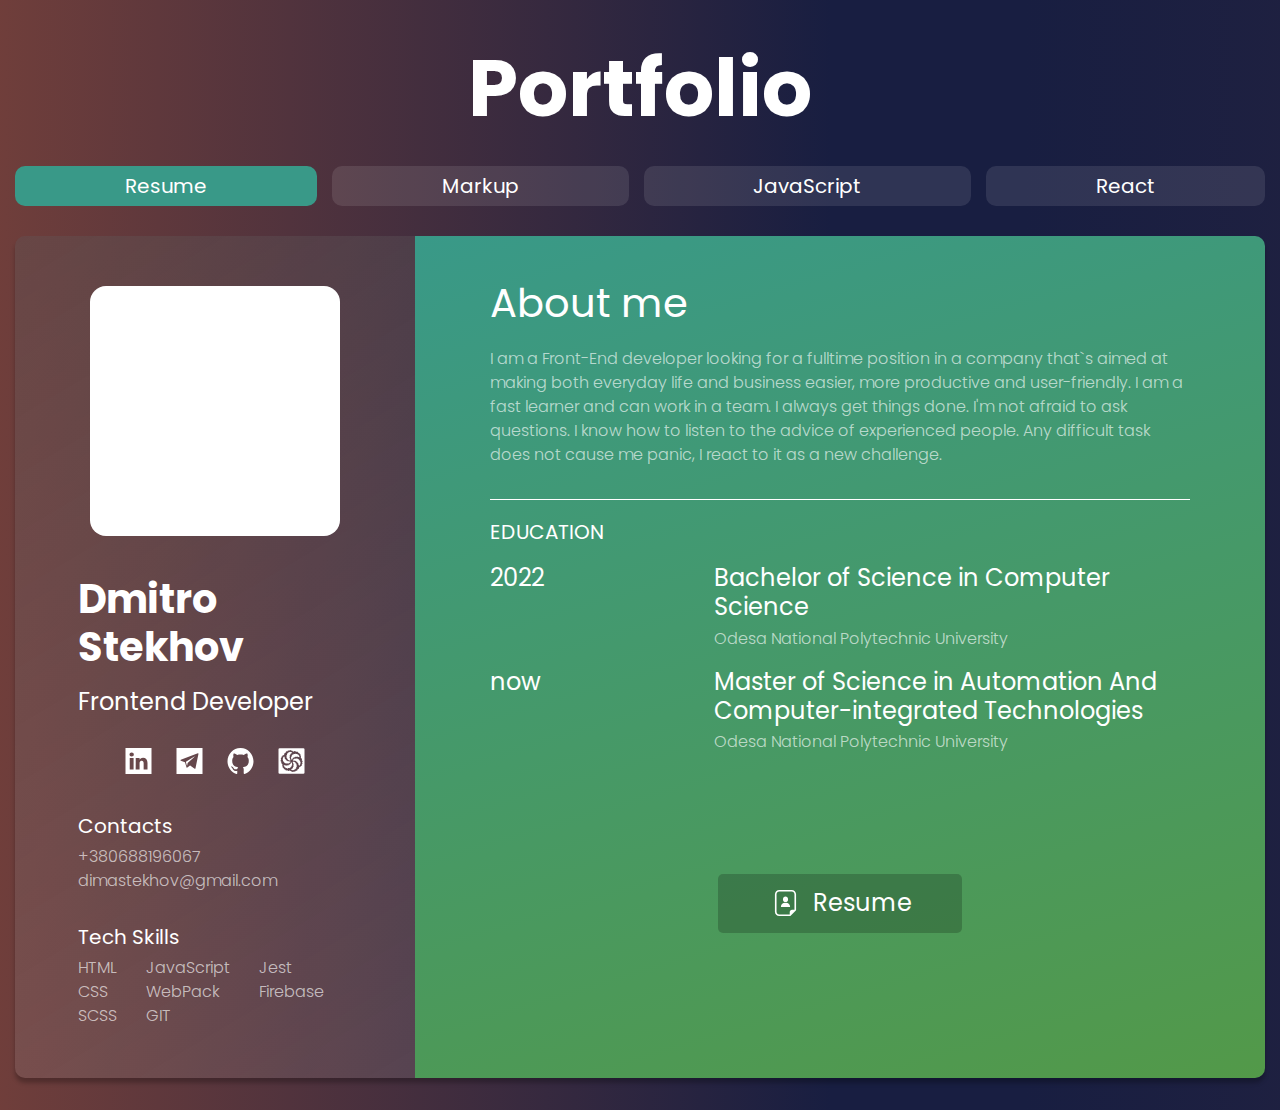
<file: index.html>
<!DOCTYPE html>
<html lang="en">

<head>
	<meta charset="UTF-8">
	<meta http-equiv="X-UA-Compatible" content="IE=edge">
	<meta name="viewport" content="width=device-width, initial-scale=1.0">
	<title>Portfolio</title>
	<link rel="stylesheet" href="css/style.css">
	<script defer src="js/global.js"></script>
	<script defer src="js/menu-router.js"></script>
</head>

<body>
	<div class="wrapper">
		<header class="header">
			<div class="header__container">
				<h1 class="header__title">Portfolio</h1>
				<p class="header__text">
					<!-- Lorem ipsum, dolor sit amet consectetur adipisicing elit. Nam minus omnis magni
					voluptas, est reprehenderit exercitationem velit repudiandae veritatis quaerat necessitatibus error? -->
				</p>
				<nav class="header__menu">
					<ul class="header__menu-list">
						<li class="header__menu-item">
							<a href="/" class="header__menu-link">Resume</a>
						</li>
						<li class="header__menu-item">
							<a href="/markup" class="header__menu-link">Markup</a>
						</li>
						<li class="header__menu-item">
							<a href="/javaScript" class="header__menu-link">JavaScript</a>
						</li>
						<li class="header__menu-item">
							<a href="/react" class="header__menu-link">React</a>
						</li>
					</ul>
				</nav>
			</div>
		</header>
		<main class="main">
		</main>
		<footer class="footer">
			<div class="footer__container"></div>
		</footer>
		<dialog class="modal">
			<p class="modal__text"></p>
			<form class="modal__form" method="dialog">
				<button class="modal__button">Ok</button>
			</form>
		</dialog>
	</div>
</body>

</html>
</file>
<file: css/style.css>
@charset "UTF-8";
/*Обнуление*/
@import url("https://fonts.googleapis.com/css2?family=Poppins:wght@300;500;700&display=swap");
* {
  padding: 0;
  margin: 0;
  border: 0;
}

*,
*:before,
*:after {
  box-sizing: border-box;
}

:focus,
:active {
  outline: none;
}

a:focus,
a:active {
  outline: none;
}

nav,
footer,
header,
aside {
  display: block;
}

html,
body {
  height: 100%;
  width: 100%;
  font-size: 100%;
  line-height: 1;
  -ms-text-size-adjust: 100%;
  -moz-text-size-adjust: 100%;
  -webkit-text-size-adjust: 100%;
}

input,
button,
textarea {
  font-family: inherit;
}

input::-ms-clear {
  display: none;
}

button {
  cursor: pointer;
}

button::-moz-focus-inner {
  padding: 0;
  border: 0;
}

a,
a:visited {
  text-decoration: none;
}

a:hover {
  text-decoration: none;
}

ul li {
  list-style: none;
}

img {
  vertical-align: top;
}

h1,
h2,
h3,
h4,
h5,
h6 {
  font-size: inherit;
  font-weight: inherit;
}

/*--------------------*/
:root {
  --rotate: 0deg;
}

@keyframes arrowJamping {
  0% {
    transform: translateY(0px);
  }
  50% {
    transform: translateY(-5px);
  }
  100% {
    transform: translateY(0px);
  }
}
html {
  font-size: 20px;
}

body {
  font-family: Poppins, Helvetica, sans-serif;
  font-weight: 400;
  color: rgba(255, 255, 255, 0.65);
  line-height: 1.5;
}

.wrapper {
  min-height: 100%;
  overflow: clip;
  display: flex;
  flex-direction: column;
  background: linear-gradient(90deg, #984D38 -30%, #181e41 65%, #181E41 80%, #984D38 500%);
}

[class*=__container] {
  max-width: 1330px;
  padding: 0 15px;
  margin: 0 auto;
}

._bgi {
  position: relative;
  display: block;
}
._bgi [class*=_bgi-image] {
  position: absolute;
  width: 100%;
  height: 100%;
  top: 0;
  left: 0;
  -o-object-fit: cover;
     object-fit: cover;
}

.main {
  flex: 1 1 auto;
  position: relative;
}

a:focus-visible,
button:focus-visible,
input[type=button]:focus-visible,
input[type=submit]:focus-visible,
input[type=checkbox]:focus-visible,
[role=button]:focus-visible {
  outline: 1px solid rgb(126, 126, 126);
}

.header__title {
  font-weight: 700;
  font-size: 4rem;
  line-height: 1.2;
  text-align: center;
  color: #fff;
  margin: 40px 0 10px 0;
}
@media (max-width: 400px) {
  .header__title {
    font-size: 3rem;
  }
}
.header__text {
  max-width: 700px;
  text-align: center;
  margin: 0 auto;
}
.header__menu-list {
  display: flex;
  gap: 15px;
  margin: 30px auto;
  flex-wrap: wrap;
}
.header__menu-item {
  flex: 1 1 auto;
}
@media (max-width: 600px) {
  .header__menu-item {
    flex: 1 1 calc(50% - 15px);
  }
}
.header__menu-link {
  display: inline-block;
  background: rgba(255, 255, 255, 0.1);
  border-radius: 10px;
  color: #fff;
  text-align: center;
  padding: 5px 15px;
  width: 100%;
  transition: background 1s;
}
.header__menu-link_selected, .header__menu-link:hover, .header__menu-link:focus-visible {
  background: #399988;
}

.resume {
  color: #fff;
}
.resume__card {
  display: flex;
  box-shadow: 0px 5px 4px rgba(0, 0, 0, 0.25);
  border-radius: 10px;
  overflow: hidden;
}
@media (max-width: 700px) {
  .resume__card {
    flex-direction: column;
  }
}
.resume__photo-block {
  flex: 1 1 32%;
}
.resume__text-block {
  flex: 1 1 68%;
}

.photo-block {
  background: linear-gradient(149.39deg, rgba(34, 34, 34, 0.22) 0%, rgba(255, 255, 255, 0) 100%, #111111 100%), rgba(255, 255, 255, 0.1);
  display: flex;
  flex-direction: column;
  padding: 50px 5%;
}
@media (max-width: 900px) {
  .photo-block {
    padding: 30px 15px;
  }
}
@media (max-width: 700px) {
  .photo-block {
    border-radius: 10px 10px 0 0;
  }
}
.photo-block__photo-wrapper {
  max-width: 250px;
  padding: 0 250px 250px 0;
  /* 250/494 */
  align-self: center;
  margin-bottom: 40px;
  background: #fff;
  border-radius: 16px;
  overflow: hidden;
}
.photo-block__photo {
  position: relative;
  z-index: -10;
}
.photo-block__name {
  font-weight: 700;
  font-size: 1.99rem;
  line-height: 1.2;
  /* 48/40 */
  margin-bottom: 16px;
  align-self: center;
  margin-left: -25px;
  margin-right: -25px;
}
@media (max-width: 1360px) {
  .photo-block__name {
    align-self: flex-start;
    margin-left: 0;
    margin-right: 0;
  }
}
@media (max-width: 700px) {
  .photo-block__name {
    align-self: center;
  }
}
@media (max-width: 400px) {
  .photo-block__name {
    align-self: flex-start;
  }
}
.photo-block__profession {
  font-size: 1.2rem;
  /* 24px/20 */
  line-height: 1.2;
  /* 29px/24 */
  margin-bottom: 32px;
  align-self: center;
}
@media (max-width: 1360px) {
  .photo-block__profession {
    align-self: flex-start;
  }
}
@media (max-width: 700px) {
  .photo-block__profession {
    align-self: center;
  }
}
@media (max-width: 400px) {
  .photo-block__profession {
    align-self: flex-start;
  }
}
.photo-block__title {
  line-height: 1.2;
  /* 24px/20 */
  margin-bottom: 7px;
}
.photo-block__phone {
  color: rgba(255, 255, 255, 0.65);
  font-weight: 300;
  font-size: 0.8rem;
  width: -moz-fit-content;
  width: fit-content;
}
.photo-block__email {
  color: rgba(255, 255, 255, 0.65);
  font-weight: 300;
  font-size: 0.8rem;
  margin-bottom: 32px;
  width: -moz-fit-content;
  width: fit-content;
}
.photo-block__phone, .photo-block__email {
  transition: color 0.3s;
}
.photo-block__phone:hover, .photo-block__phone:focus-visible, .photo-block__email:hover, .photo-block__email:focus-visible {
  color: #599939;
}
.photo-block__social-media-list {
  display: flex;
  gap: 16px;
  justify-content: center;
  margin-bottom: 32px;
}
@media (max-width: 700px) {
  .photo-block__social-media-list {
    width: 286px;
    align-self: center;
  }
}
@media (max-width: 350px) {
  .photo-block__social-media-list {
    width: auto;
  }
}
.photo-block__social-media-item {
  display: inline-block;
}
.photo-block__social-media-link:hover .photo-block__social-media-icon path, .photo-block__social-media-link:focus-visible .photo-block__social-media-icon path {
  fill: #599939;
}
.photo-block__social-media-icon {
  transition: fill 0.3s;
}
.photo-block__social-media-icon path {
  transition: fill 0.3s;
}
.photo-block__tech-skills-list {
  display: flex;
  flex-direction: column;
  max-height: 4rem;
  flex-wrap: wrap;
}
.photo-block__tech-skill {
  font-weight: 300;
  font-size: 0.8rem;
  color: rgba(255, 255, 255, 0.65);
}

.text-block {
  background: linear-gradient(163.36deg, #399988 0%, #599939 125%);
  padding: 43px 6%;
  display: flex;
  flex-direction: column;
}
@media (max-width: 900px) {
  .text-block {
    padding: 25px 15px;
  }
}
@media (max-width: 700px) {
  .text-block {
    border-radius: 0 0 10px 10px;
  }
}
.text-block__title {
  line-height: 1.2;
  /* 24px/20 */
  text-transform: uppercase;
  margin-bottom: 20px;
}
.text-block__title_big {
  text-transform: none;
  font-size: 2rem;
  /* 48/40 */
  margin-bottom: 20px;
}
.text-block__about-text {
  font-weight: 300;
  color: rgba(255, 255, 255, 0.65);
  font-size: 0.8rem;
  margin-bottom: 32px;
}
.text-block__section {
  border-top: 1px solid #fff;
  padding: 20px 0;
}
.text-block__section:last-child {
  padding-bottom: 0;
}
.text-block__section-row {
  display: flex;
}
@media (max-width: 500px) {
  .text-block__section-row {
    flex-direction: column;
  }
}
.text-block__date, .text-block__position {
  font-size: 1.2rem;
  /* 24px/20 */
  line-height: 1.2;
  /* 29px/24 */
}
.text-block__date {
  flex: 1 1 32%;
}
@media (max-width: 500px) {
  .text-block__date {
    margin-bottom: 16px;
    text-align: center;
  }
}
.text-block__section-col {
  flex: 1 1 68%;
}
.text-block__position {
  margin-bottom: 7px;
}
.text-block__organization {
  font-size: 0.8rem;
  line-height: 1.2;
  font-weight: 300;
  color: rgba(255, 255, 255, 0.65);
  /* 19/16 */
  text-transform: capitalize;
  margin-bottom: 20px;
}
.text-block__resume-link-wrapper {
  flex: 1 1 auto;
  display: flex;
  align-items: center;
  justify-content: center;
}
.text-block__resume-link {
  display: block;
  width: 244px;
  padding: 15px;
  display: flex;
  align-items: center;
  justify-content: center;
  gap: 10px;
  margin: 32px auto;
  background: rgba(0, 0, 0, 0.2);
  border-radius: 5px;
  color: #fff;
  font-size: 1.2rem;
  line-height: 1.2;
  transition: color 0.3s, background 0.3s;
}
.text-block__resume-link:hover {
  background: rgb(255, 255, 255);
  color: #599939;
}
.text-block__resume-link:hover .text-block__resume-icon .st0 {
  fill: #599939;
}
.text-block__resume-icon .st0 {
  transition: fill 0.3s;
  fill: #fff;
}
.text-block__list {
  font-weight: 300;
  color: rgba(255, 255, 255, 0.65);
  font-size: 0.8rem;
  margin-bottom: 32px;
}
.text-block__list-item {
  position: relative;
}
.text-block__list-item::before {
  content: "";
  width: 0.6rem;
  height: 0.6rem;
  position: absolute;
  top: calc((24px - 0.6rem) / 2);
  left: -23px;
  background: url("../img/markerEmpty.svg") 0 0 no-repeat;
  background-size: cover;
  z-index: 100;
}
.text-block__list_sublist {
  margin-bottom: 0;
  margin-top: 10px;
}
.text-block__list_sublist .text-block__list-item::before {
  content: "";
  width: 0.6rem;
  height: 0.6rem;
  position: absolute;
  top: calc((24px - 0.6rem) / 2);
  left: -23px;
  background: url("../img/markerFull.svg") 0 0 no-repeat;
  background-size: cover;
  z-index: 100;
}
.text-block__list-item {
  margin-left: 32px;
  margin-bottom: 10px;
}

.markup {
  -webkit-user-select: none;
     -moz-user-select: none;
          user-select: none;
}
.markup_preview .markup__container {
  height: 100vh;
}
.markup_preview .markup__cards {
  flex-direction: column;
  width: 150px;
  position: fixed;
  top: 0;
  left: calc((100vw - 1300px) / 2 + 15px);
}
@media (max-width: 1315px) {
  .markup_preview .markup__cards {
    left: calc((100vw - 1300px) / 2 + 45px);
  }
}
.markup_preview .markup__cards-buttons {
  display: block;
}
.markup_preview .markup__preview-block {
  display: block;
}
.markup_preview .card {
  flex: 0 0 236px;
  transition: margin 0.3s, transform 0.3s;
}
.markup_preview .card__description {
  display: none;
}
.markup_preview .card_active {
  margin: 70px 0;
  transform: scale(1.2);
}
.markup_preview .card_selected .card__image {
  opacity: 0.6;
  filter: hue-rotate(var(--rotate)) contrast(175%);
}
.markup_preview .card_selected:hover .card__image, .markup_preview .card_selected:focus-visible .card__image {
  filter: hue-rotate(var(--rotate)) contrast(175%);
}
.markup_preview .card_selected:hover .card__image-wrapper, .markup_preview .card_selected:focus-visible .card__image-wrapper {
  filter: blur(3px);
}
.markup_preview .card_selected:hover::before, .markup_preview .card_selected:focus-visible::before {
  opacity: 1;
}
.markup_preview .card_selected:before {
  content: "";
  width: 100%;
  height: 100%;
  border-radius: 10px;
  background-image: linear-gradient(var(--rotate), #399988 0%, rgba(89, 153, 57, 0.767) 33%, rgba(57, 153, 135, 0.788) 66%, #599939 100%);
  position: absolute;
  z-index: -1;
  top: 0;
  left: 0;
  transition: opacity 1s;
  opacity: 1;
}
.markup_preview .card_selected:after {
  position: absolute;
  content: "";
  top: 6%;
  left: 0;
  right: 0;
  z-index: -1;
  height: 100%;
  width: 100%;
  margin: 0 auto;
  transform: scale(0.8);
  filter: blur(calc(min(100vw, 1300px) / 3 * 1.525 / 6));
  background-image: linear-gradient(var(--rotate), #399988 0%, rgba(89, 153, 57, 0.767) 33%, rgba(57, 153, 135, 0.788) 66%, #599939 100%);
  transition: opacity 1s;
  opacity: 1;
}
.markup__preview-block {
  display: none;
}
.markup__cards {
  display: flex;
  gap: 15px;
  flex-wrap: wrap;
  transition: top 0.3s;
}
.markup__card {
  display: block;
  flex: 0 1 calc(33.33% - 10px);
  box-shadow: 0px 5px 4px rgba(0, 0, 0, 0.25);
  border-radius: 10px;
}
.markup__card .card__image-wrapper {
  padding: 0 0 160% 0;
  border-radius: 10px;
}
@media (max-width: 1000px) {
  .markup__card {
    flex: 0 1 calc(50% - 8px);
  }
}
@media (max-width: 550px) {
  .markup__card {
    flex: 0 1 100%;
  }
}
.markup__cards-buttons {
  display: none;
  opacity: 0;
  transition: opacity 0.3s;
  position: fixed;
  left: calc((100vw - 1300px) / 2);
}
.markup__cards-buttons_visible {
  opacity: 1;
}
@media (max-width: 1315px) {
  .markup__cards-buttons {
    left: calc((100vw - 1300px) / 2 + 30px);
  }
}
.markup__cards-button {
  background: transparent;
  opacity: 0.3;
  width: 180px;
  height: calc(50vh - 155px);
  display: flex;
  flex-direction: column;
  justify-content: flex-end;
  align-items: center;
  position: fixed;
  transition: opacity 0.3s;
  animation: none;
}
.markup__cards-button:hover, .markup__cards-button:focus-visible {
  opacity: 1;
}
.markup__cards-button:hover .markup__cards-button-icon, .markup__cards-button:focus-visible .markup__cards-button-icon {
  animation: arrowJamping 1s cubic-bezier(0.71, 0.06, 0.14, 0.97) infinite;
}
.markup__cards-button_top {
  top: 0;
}
.markup__cards-button_bottom {
  transform: rotate(180deg);
  bottom: 0;
}
.markup__cards-button-icon {
  width: 100px;
  height: 100px;
  transform: translateY(0px);
  transition: transform 1s;
}
.markup__cards-button-icon path {
  transform: scale(1.07, 0.5) translate(-17.4%, 105%);
  fill: #fff;
}

.card {
  position: relative;
  z-index: 0;
  padding: 2%;
  /* 26/1300 */
  background: rgba(255, 255, 255, 0.1);
}
.card__image-wrapper {
  overflow: hidden;
  transition: filter 1s;
}
.card__image {
  transition: all 1s;
  pointer-events: none;
}
.card__content {
  position: absolute;
  top: 50%;
  left: 50%;
  transform: translate(-50%, -50%);
  visibility: hidden;
  opacity: 0;
  transition: opacity 0.3s 0.1s, visibility 0s 0.1s;
  display: flex;
  flex-direction: column;
  gap: 15px;
  min-width: 200px;
  width: 60%;
  color: #fff;
}
.card__description {
  padding: 10px 15px;
  font-weight: 300;
}
.card__technology-logo {
  width: 1rem;
  height: 1rem;
}
.card__technology {
  display: flex;
  align-items: center;
  gap: 16px;
}
.card__buttons {
  flex-direction: column;
  gap: 15px;
  display: flex;
  align-items: center;
}
.card__description, .card__button {
  background: rgba(0, 0, 0, 0.5);
  border: 1px solid #fff;
  box-shadow: 0px 0px 10px #fff;
  border-radius: 10px;
}
.card__button {
  display: inline-block;
  color: #fff;
  text-align: center;
  padding: 5px 15px;
  font-size: 1rem;
  transition: background 0.3s;
}
.card__button:hover, .card__button:focus-visible {
  background: rgba(255, 255, 255, 0.2);
}
.card:before {
  content: "";
  width: 100%;
  height: 100%;
  border-radius: 10px;
  background-image: linear-gradient(var(--rotate), #399988 0%, rgba(89, 153, 57, 0.767) 33%, rgba(57, 153, 135, 0.788) 66%, #599939 100%);
  position: absolute;
  z-index: -1;
  top: 0;
  left: 0;
  transition: opacity 1s;
  opacity: 0;
}
.card:after {
  position: absolute;
  content: "";
  top: 6%;
  left: 0;
  right: 0;
  z-index: -1;
  height: 100%;
  width: 100%;
  margin: 0 auto;
  transform: scale(0.8);
  filter: blur(calc(min(100vw, 1300px) / 3 * 1.525 / 6));
  background-image: linear-gradient(var(--rotate), #399988 0%, rgba(89, 153, 57, 0.767) 33%, rgba(57, 153, 135, 0.788) 66%, #599939 100%);
  transition: opacity 1s;
  opacity: 0;
}
.card:hover .card__image, .card:focus-within .card__image {
  opacity: 0.6;
  filter: hue-rotate(var(--rotate)) blur(5px) contrast(175%);
}
.card:hover .card__content, .card:focus-within .card__content {
  visibility: visible;
  opacity: 1;
}
.card:hover::before, .card:focus-within::before {
  opacity: 0.3;
}

.transparent-pseudo::after, .transparent-pseudo::before {
  opacity: 0 !important;
}

.preview-block {
  position: fixed;
  top: 50%;
  right: calc((100vw - 1300px) / 2);
  width: 1120px;
  max-height: 100vh;
  transform: translateY(-50%);
}
.preview-block__device {
  position: relative;
  text-align: center;
  transition: transform 0.3s ease-out;
}
.preview-block__device_rotated {
  transform: rotate(-90deg);
}
.preview-block__device_rotated.preview-block__device_ipad .preview-block__iframe-wrapper {
  transform: rotate(90deg);
  top: 149px;
  left: 276px;
  height: 430px;
  width: 574px;
}
.preview-block__device_rotated.preview-block__device_ipad .preview-block__iframe-wrapper .preview-block__iframe {
  height: 800px;
  width: 1068px;
}
.preview-block__device_rotated.preview-block__device_iphone .preview-block__iframe-wrapper {
  transform: rotate(90deg);
  top: 177px;
  left: 323px;
  height: 273px;
  width: 474px;
}
.preview-block__device_rotated.preview-block__device_iphone .preview-block__iframe-wrapper .preview-block__iframe {
  height: 400px;
  width: 696px;
}
@media (max-height: 640px) {
  .preview-block__device_rotated.preview-block__device_iphone .preview-block__iframe-wrapper {
    top: 162px;
    left: 339px;
    width: 439px;
    height: 252px;
  }
  .preview-block__device_rotated.preview-block__device_iphone .preview-block__iframe-wrapper .preview-block__iframe {
    width: 696px;
    height: 400px;
    transform: scale(0.63) translate(-29%, -29.5%);
  }
}
.preview-block__device_macbook .preview-block__device-image_macbook {
  display: inline-block;
}
.preview-block__device_macbook .preview-block__iframe-wrapper {
  top: 43px;
  left: 165px;
  width: 786px;
  height: 493px;
}
.preview-block__device_macbook .preview-block__iframe-wrapper .preview-block__iframe {
  width: 1442px;
  height: 905px;
  transform: scale(0.545) translate(-41.73%, -41.73%);
}
@media (max-width: 1315px) {
  .preview-block__device_macbook {
    transform: scale(0.95);
  }
}
@media (max-height: 620px) {
  .preview-block__device_macbook {
    transform: scale(0.95);
  }
}
.preview-block__device_ipad .preview-block__device-image_ipad {
  display: inline-block;
}
.preview-block__device_ipad .preview-block__iframe-screen-default {
  font-size: 3rem;
}
.preview-block__device_ipad .preview-block__iframe-wrapper {
  top: 78px;
  left: 346px;
  width: 430px;
  height: 574px;
}
.preview-block__device_ipad .preview-block__iframe-wrapper .preview-block__iframe {
  width: 800px;
  height: 1068px;
  transform: scale(0.5375) translate(-42.9%, -42.9%);
}
@media (max-height: 725px) {
  .preview-block__device_ipad {
    transform: rotate(-90deg) translateX(calc(65px - (100vh - 595px) / 2));
  }
  .preview-block__device_ipad .preview-block__iframe-wrapper {
    transform: rotate(90deg);
    top: 149px;
    left: 276px;
    height: 430px;
    width: 574px;
  }
  .preview-block__device_ipad .preview-block__iframe-wrapper .preview-block__iframe {
    height: 800px;
    width: 1068px;
  }
}
.preview-block__device_iphone .preview-block__device-image_iphone {
  display: inline-block;
}
.preview-block__device_iphone .preview-block__iframe-screen-default {
  font-size: 2rem;
}
.preview-block__device_iphone .preview-block__iframe-wrapper {
  top: 76px;
  left: 423px;
  width: 273px;
  height: 475px;
}
.preview-block__device_iphone .preview-block__iframe-wrapper .preview-block__iframe {
  width: 400px;
  height: 696px;
  transform: scale(0.6826) translate(-23.3%, -23.3%);
}
@media (max-height: 640px) {
  .preview-block__device_iphone .preview-block__iframe-wrapper {
    top: 71px;
    left: 433px;
    width: 252px;
    height: 439px;
  }
  .preview-block__device_iphone .preview-block__iframe-wrapper .preview-block__iframe {
    width: 400px;
    height: 696px;
    transform: scale(0.63) translate(-29%, -29.5%);
  }
}
.preview-block__device-image {
  display: none;
  pointer-events: none;
}
.preview-block__device-image_macbook {
  width: 100%;
}
.preview-block__device-image_ipad {
  height: 730px;
}
.preview-block__device-image_iphone {
  height: 650px;
}
@media (max-height: 640px) {
  .preview-block__device-image_iphone {
    height: 600px;
  }
}
.preview-block__iframe-wrapper {
  position: absolute;
  overflow: hidden;
}
.preview-block__iframe {
  display: block;
  position: relative;
  z-index: 10;
}
.preview-block__iframe-screen-default {
  position: absolute;
  top: 0.5%;
  left: 0.5%;
  width: 99%;
  height: 99%;
  background: linear-gradient(90deg, #dddddd -30%, #797979 65%, #787879 80%, #c0c0c0 500%);
  display: flex;
  justify-content: center;
  align-items: center;
  font-size: 4rem;
  color: #fff;
}
.preview-block__buttons {
  width: 48px;
  display: flex;
  flex-direction: column;
  position: fixed;
  top: 50%;
  transform: translateY(-50%);
  right: 40px;
  gap: 32px;
}
@media (max-width: 1315px) {
  .preview-block__buttons {
    right: 55px;
  }
}
.preview-block__button-wrapper {
  position: relative;
}
.preview-block__button-wrapper_selected .preview-block__button:not(.preview-block__button_rotate) {
  opacity: 1;
}
.preview-block__button-wrapper_selected .preview-block__button_rotate {
  display: block;
}
.preview-block__button {
  background: transparent;
  padding: 0 100% 100% 0;
  opacity: 0.4;
  transition: opacity 0.3s;
}
.preview-block__button:hover, .preview-block__button:focus-visible {
  opacity: 1;
}
.preview-block__button_rotate {
  display: none;
  padding: 0 40% 40% 0;
  position: absolute;
  top: 50%;
  left: -50%;
  transform: translate(-50%, -50%);
  transition: transform 0.3s;
}
.preview-block__button_rotate:hover, .preview-block__button_rotate:focus-visible {
  opacity: 0.7;
  transform: translate(-50%, -50%) rotate(-30deg);
}
.preview-block__button_close {
  position: absolute;
  width: 100%;
  height: 100%;
  top: -100px;
  left: 0;
  background-color: #fff;
  border-radius: 10px;
  transform: scale(0.9);
  transition: transform 0.1s, opacity 0.1s;
}
.preview-block__button_close .preview-block__icon {
  display: block;
  position: absolute;
  width: 44px;
  height: 44px;
  top: 50%;
  left: 50%;
  transform: translate(-50%, -50%);
  border-radius: 8px;
  background: #181E41;
  transition: width 0.1s, height 0.1s, background 0.1s, border-radius 0.1s;
}
.preview-block__button_close .preview-block__icon .preview-block__button-text {
  display: block;
  position: absolute;
  top: 50%;
  left: 50%;
  transform: translate(-50%, -50%);
  color: #fff;
  letter-spacing: 1px;
  font-size: 0.8rem;
  text-align: center;
  transition: font-size 0.1s;
}
.preview-block__button_close:hover, .preview-block__button_close:focus-visible {
  opacity: 0.7;
}
.preview-block__button_close:active {
  transform: scale(0.85);
  opacity: 0.7;
}
.preview-block__button_close:active .preview-block__icon {
  background: rgba(24, 30, 65, 0.85);
  width: 42px;
  height: 42px;
  border-radius: 7px;
}
.preview-block__button_close:active .preview-block__button-text {
  font-size: 0.75rem;
}
.preview-block__button_close_active {
  transform: scale(0.85);
  opacity: 0.7;
}
.preview-block__button_close_active .preview-block__icon {
  background: rgba(24, 30, 65, 0.85);
  width: 42px;
  height: 42px;
  border-radius: 7px;
}
.preview-block__button_close_active .preview-block__button-text {
  font-size: 0.75rem;
}
.modal {
  color: #fff;
  background: rgba(0, 0, 0, 0.5);
  border-radius: 10px;
  padding: 32px;
  max-width: 400px;
  position: fixed;
  top: 50%;
  left: 50%;
  transform: translate(-50%, -50%);
  box-shadow: 0 0 100px rgba(255, 255, 255, 0.3);
  border: 1px solid rgba(255, 255, 255, 0.6);
}
.modal ::before {
  content: "";
  position: absolute;
  width: 100%;
  height: 100%;
  top: 0;
  left: 0;
  background: linear-gradient(100deg, #984D38 -100%, #181e41 65%, #181E41 80%, #984D38 500%);
  z-index: -10;
  opacity: 0.2;
}
@media (max-width: 700px) {
  .modal {
    left: 10%;
    right: 10%;
    transform: translateY(-50%);
    max-width: none;
  }
}
.modal__text {
  margin-bottom: 20px;
}
.modal__form {
  text-align: center;
}
.modal__button {
  padding: 5px 15px;
  width: 60%;
  background: rgba(255, 255, 255, 0.1);
  color: #fff;
  font-size: 1rem;
  text-align: center;
  border-radius: 10px;
  transition: background 0.3s;
}
.modal__button:hover, .modal__button:focus-visible {
  background-color: #399988;
}

::backdrop {
  background-color: rgba(0, 0, 0, 0.5);
  -webkit-backdrop-filter: blur(4px);
          backdrop-filter: blur(4px);
}

.javaScript__container {
  display: flex;
  flex-direction: column;
  gap: 32px;
}
.javaScript__card {
  display: flex;
  flex-direction: column;
  box-shadow: 0px 5px 4px rgba(0, 0, 0, 0.25);
  border-radius: 10px;
  overflow: hidden;
}

.javaScript-card {
  color: #fff;
}
.javaScript-card__image-block {
  padding-bottom: 0;
}
.javaScript-card__image-block .card__content {
  gap: 32px;
}
.javaScript-card__image-block .card__image-wrapper {
  padding: 0 0 300px 0;
  overflow: hidden;
}
.javaScript-card__image-block .card__image {
  -o-object-position: top left;
     object-position: top left;
}
.javaScript-card__image-block .card__technologies {
  display: flex;
  gap: 16px;
  justify-content: space-between;
  flex-wrap: wrap;
}
@media (max-width: 750px) {
  .javaScript-card__image-block .card__technologies {
    flex-direction: column;
    gap: 0;
  }
}
.javaScript-card__image-block .card__technology {
  gap: 5px;
}
.javaScript-card__image-block .card__image-wrapper, .javaScript-card__image-block::before {
  border-radius: 10px 10px 0 0;
}
.javaScript-card__image-block:hover .card__image, .javaScript-card__image-block:focus-within .card__image {
  opacity: 0.6;
  filter: hue-rotate(var(--rotate)) blur(2px) contrast(75%);
}
.react {
  position: absolute;
  top: 0;
  left: 0;
  height: 100%;
  width: 100%;
}
.react__container {
  height: 100%;
  display: flex;
  align-items: center;
  justify-content: center;
}
.react__text {
  font-size: 4rem;
}
@media (max-width: 1000px) {
  .react__text {
    font-size: 3rem;
  }
}
@media (max-width: 750px) {
  .react__text {
    font-size: 2rem;
  }
}
@media (max-width: 450px) {
  .react__text {
    font-size: 1.5rem;
  }
}

.footer {
  text-align: center;
  min-height: 32px;
}
[hidden] {
  display: none;
}
</file>
